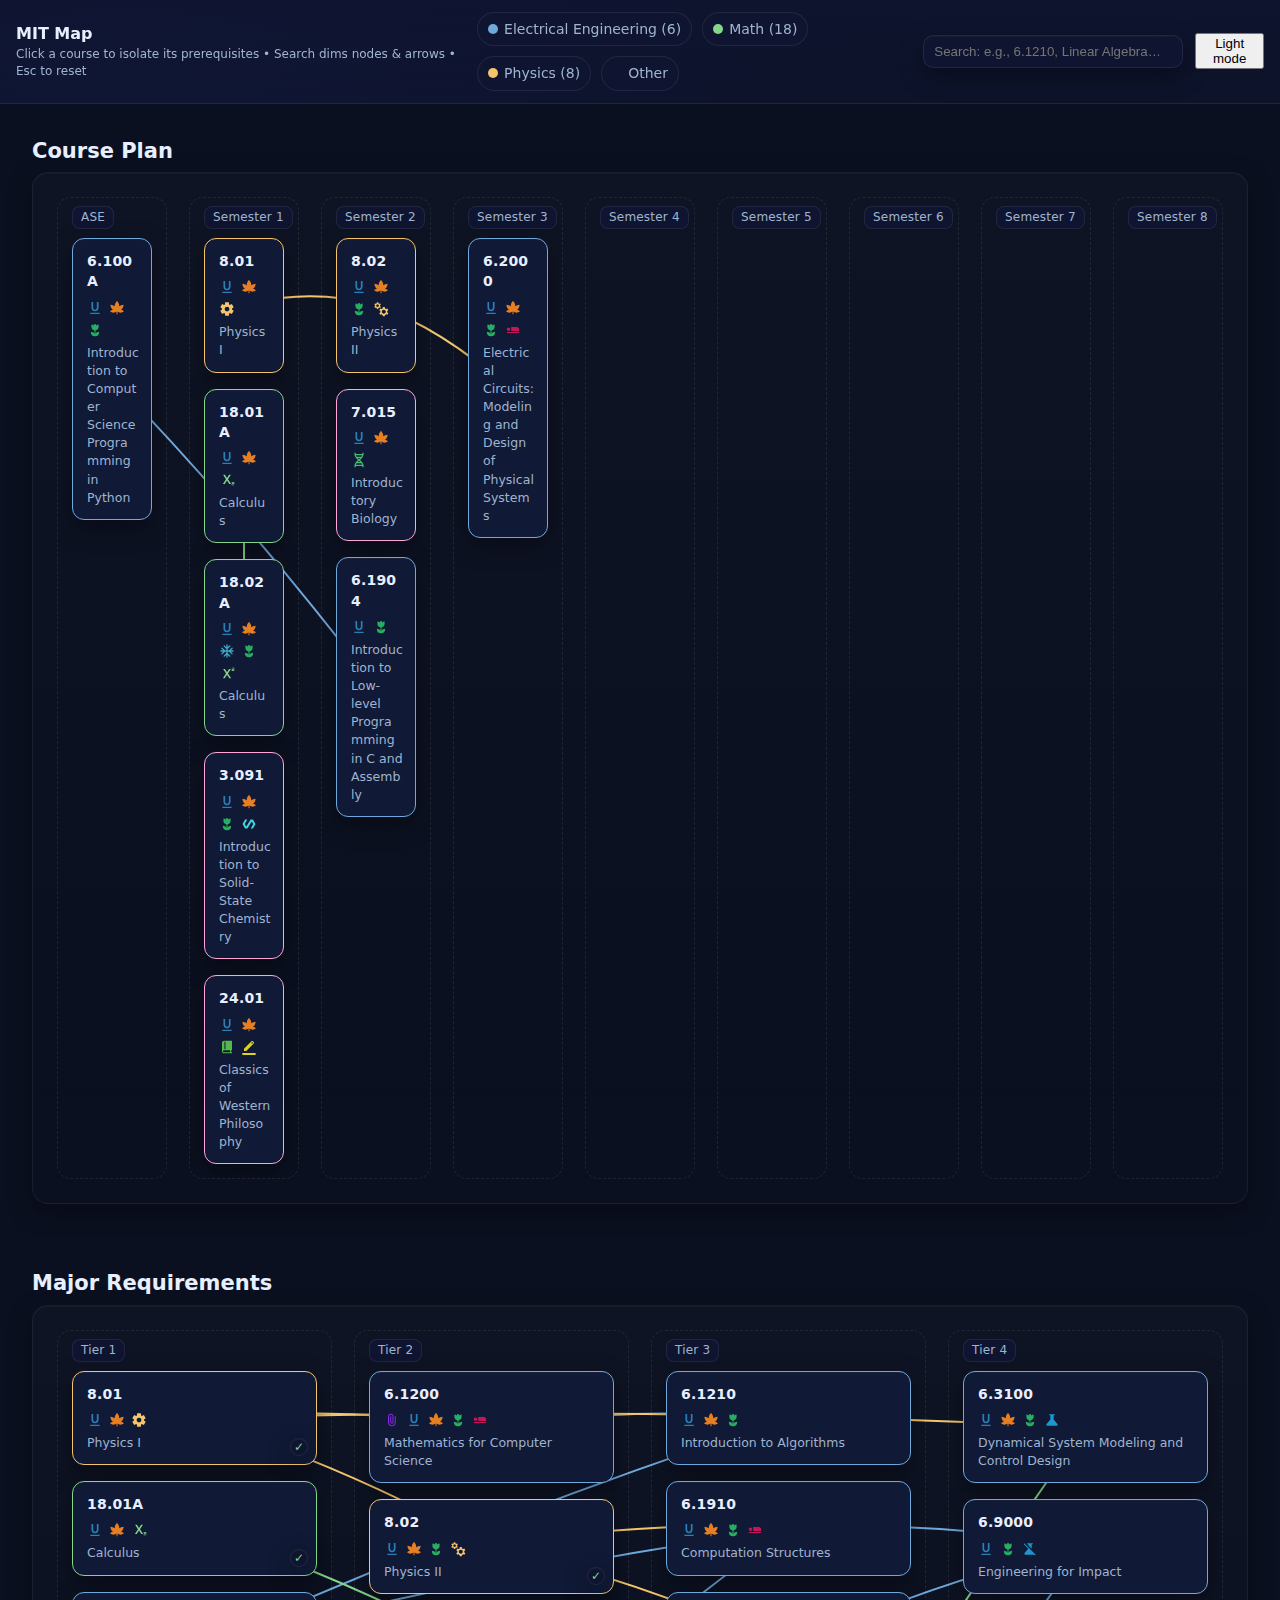
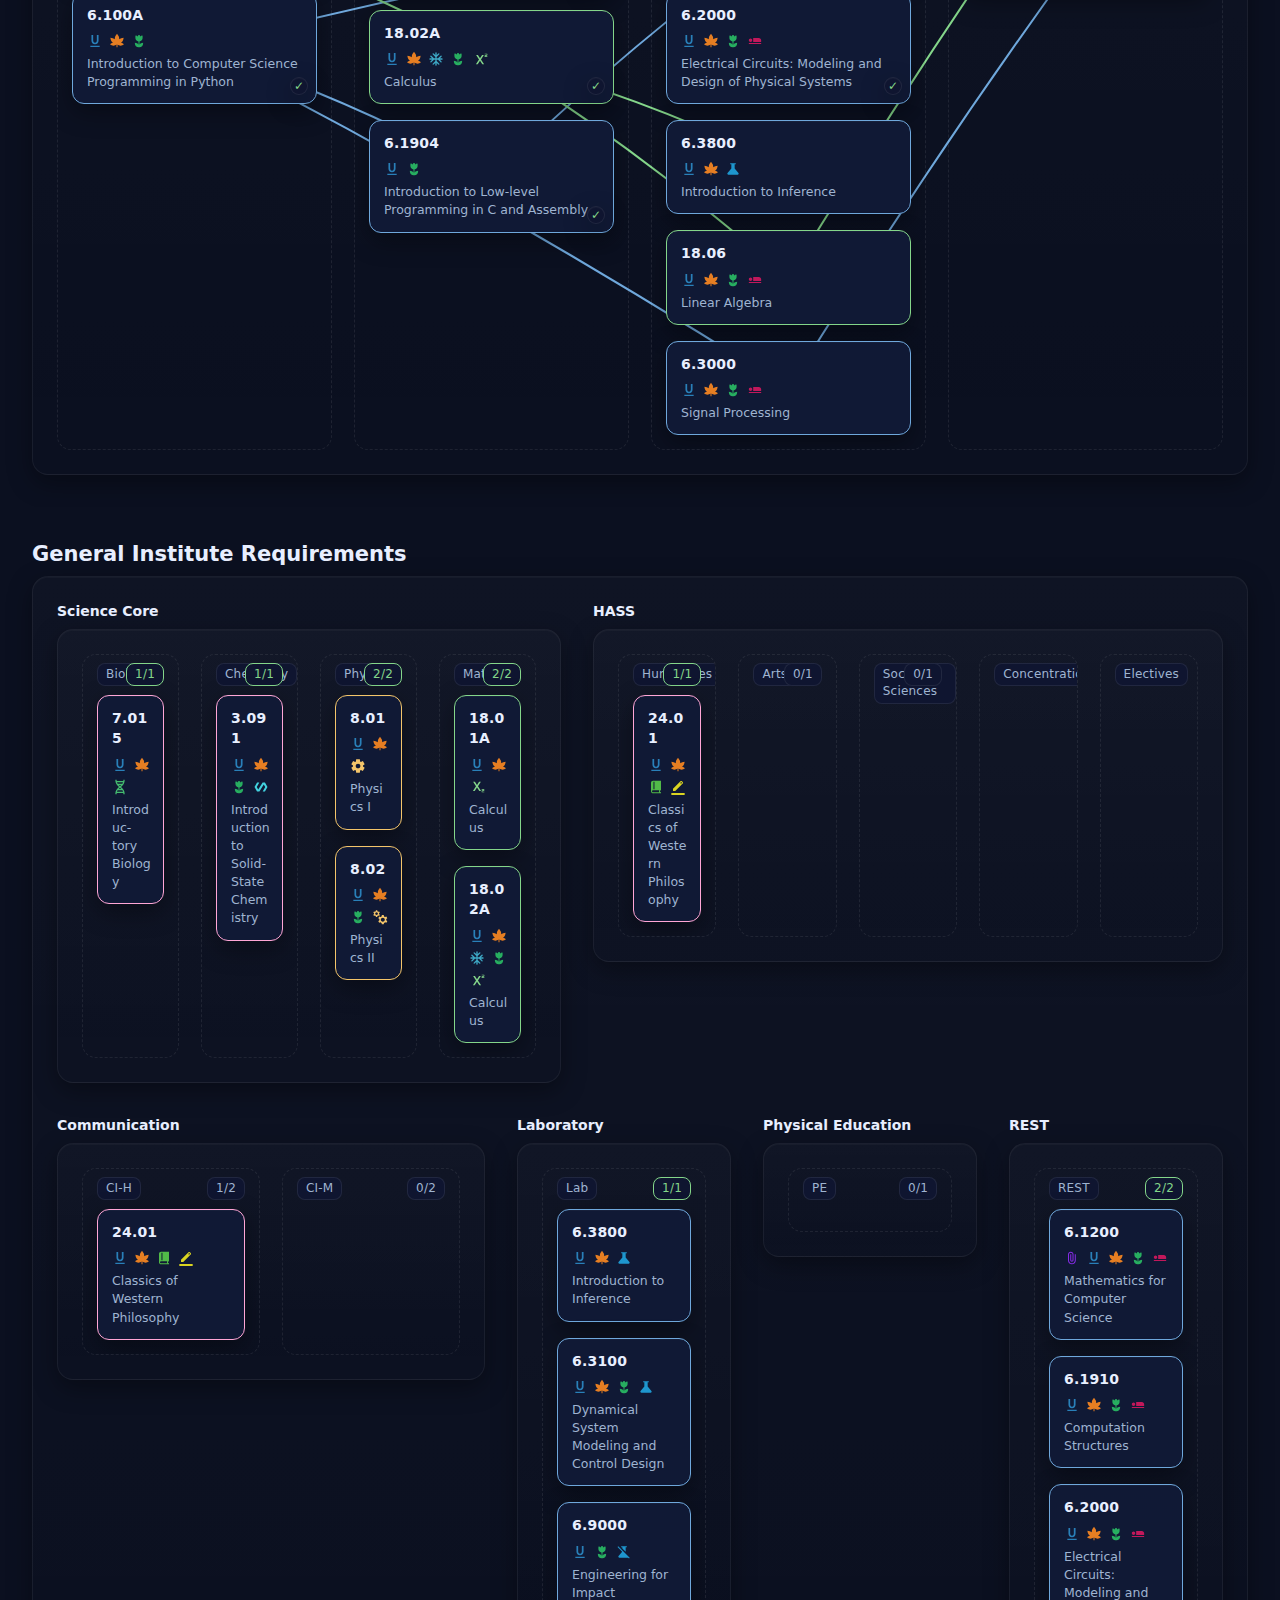
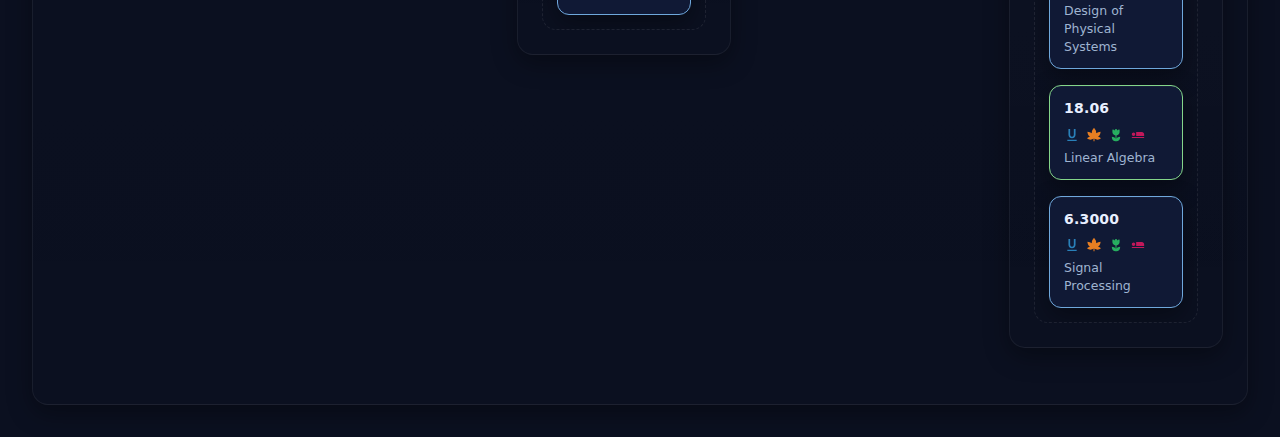
<file: index.html>
<!DOCTYPE html>
<html lang="en">
    <head>
        <meta charset="utf-8" />
        <meta name="viewport" content="width=device-width, initial-scale=1" />
        <link rel="icon" type="image/svg+xml" href="icon.svg" />
        <title>MIT Map</title>
        <link rel="stylesheet" href="styles.css" />
    </head>
    <body>
        <header>
            <div>
                <h1>MIT Map</h1>
                <div class="meta">
                    Click a course to isolate its prerequisites • Search dims
                    nodes & arrows • Esc to reset
                </div>
            </div>
            <div class="controls">
                <div class="legend">
                    <span class="tag"
                        ><span class="dot ee"></span>Electrical Engineering
                        (6)</span
                    >
                    <span class="tag"
                        ><span class="dot math"></span>Math (18)</span
                    >
                    <span class="tag"
                        ><span class="dot phys"></span>Physics (8)</span
                    >
                    <span class="tag"
                        ><span class="dot impact"></span>Other</span
                    >
                </div>
                <input
                    id="search"
                    type="search"
                    placeholder="Search: e.g., 6.1210, Linear Algebra…"
                />
                <button id="themeToggle" class="btn" type="button">
                    Light mode
                </button>
            </div>
        </header>

        <div class="stage-wrap">
            <div class="stage section plan" id="plan-stage">
                <h2>Course Plan</h2>
                <div class="board plan-board" id="plan-board">
                    <svg
                        class="edges"
                        id="plan-edges"
                        xmlns="http://www.w3.org/2000/svg"
                    ></svg>
                    <div class="grid" id="plan-grid"></div>
                </div>
            </div>
            <div class="stage section mr" id="stage">
                <h2>Major Requirements</h2>
                <div class="board mr-board" id="board">
                    <svg
                        class="edges"
                        id="edges"
                        xmlns="http://www.w3.org/2000/svg"
                    ></svg>
                    <div class="grid" id="grid"></div>

                    <!-- Info panel -->
                    <aside
                        class="info"
                        id="info"
                        role="dialog"
                        aria-modal="false"
                        aria-live="polite"
                        aria-label="Course details"
                    >
                        <div class="row">
                            <div class="title-area">
                                <div
                                    class="swatch"
                                    id="infoSwatch"
                                    aria-hidden="true"
                                ></div>
                                <div class="title-section">
                                    <h2 id="infoTitle">Select a class</h2>
                                    <div class="code" id="infoCode"></div>
                                </div>
                                <button
                                    class="close"
                                    id="infoClose"
                                    aria-label="Close"
                                >
                                    ✕
                                </button>
                            </div>
                        </div>
                        <section>
                            <h3>Description</h3>
                            <p id="infoDesc">Click a node to see details.</p>
                        </section>
                        <section>
                            <h3>Tags</h3>
                            <div
                                id="infoTags"
                                class="tag-icons"
                                aria-live="polite"
                            ></div>
                        </section>
                        <section>
                            <h3>Why this class?</h3>
                            <p id="infoWhy">—</p>
                        </section>
                    </aside>
                </div>
            </div>
        </div>

        <section class="stage section gir">
            <h2>General Institute Requirements</h2>
            <div class="board gir-container">
                <div class="gir-row section-row">
                    <div class="gir-block section-block">
                        <h3>Science Core</h3>
                        <div class="board gir-board">
                            <div class="grid" id="gir-science"></div>
                        </div>
                    </div>
                    <div class="gir-block section-block">
                        <h3>HASS</h3>
                        <div class="board gir-board">
                            <div class="grid" id="gir-hass"></div>
                        </div>
                    </div>
                </div>
                <div class="gir-row section-row">
                    <div class="gir-block section-block">
                        <h3>Communication</h3>
                        <div class="board gir-board">
                            <div class="grid" id="gir-communication"></div>
                        </div>
                    </div>
                    <div class="gir-block section-block">
                        <h3>Laboratory</h3>
                        <div class="board gir-board">
                            <div class="grid" id="gir-lab"></div>
                        </div>
                    </div>
                    <div class="gir-block section-block">
                        <h3>Physical Education</h3>
                        <div class="board gir-board">
                            <div class="grid" id="gir-pe"></div>
                        </div>
                    </div>
                    <div class="gir-block section-block">
                        <h3>REST</h3>
                        <div class="board gir-board">
                            <div class="grid" id="gir-rest"></div>
                        </div>
                    </div>
                </div>
            </div>
        </section>
        <script src="script.js"></script>
    </body>
</html>
</file>
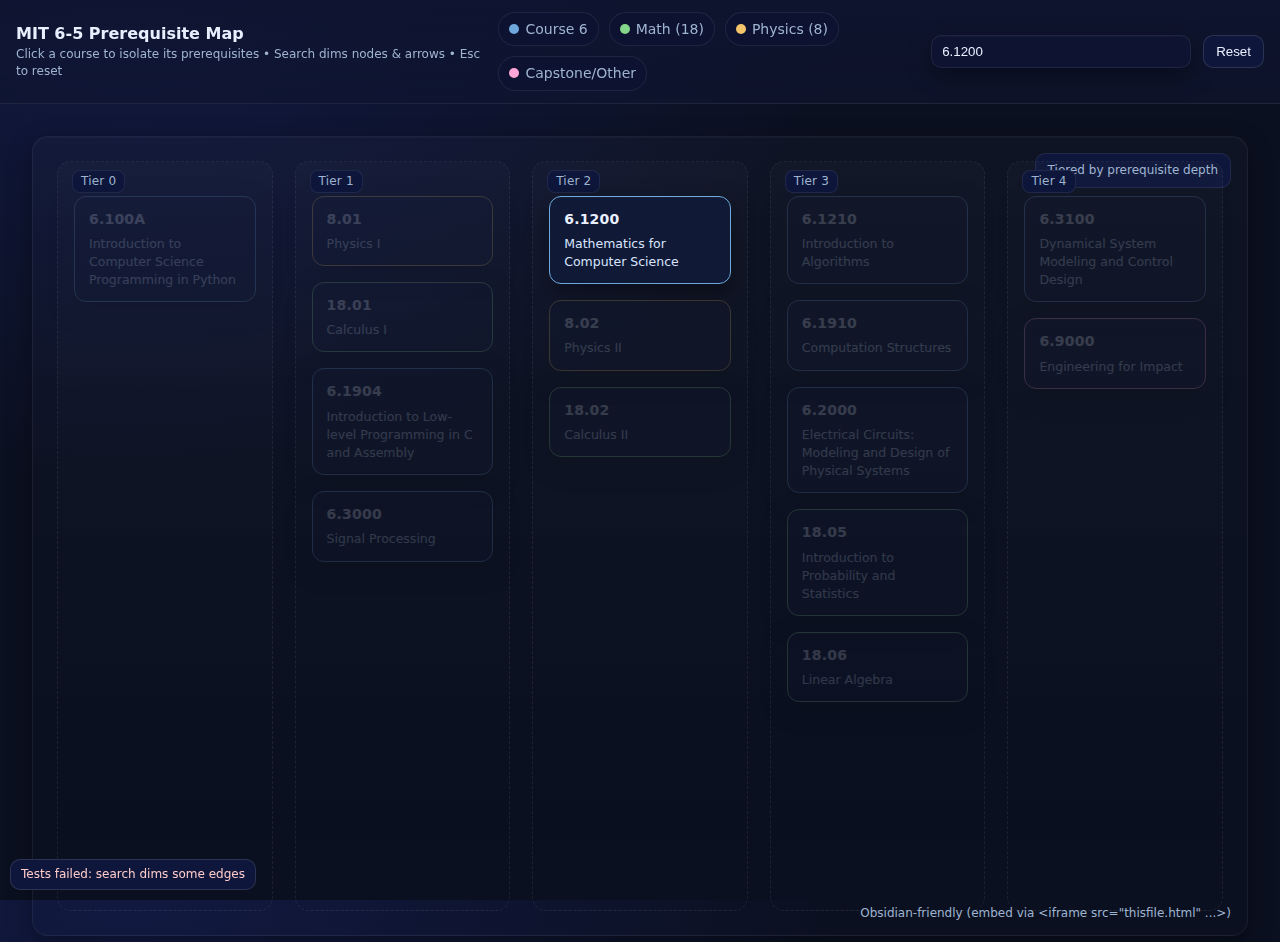
<file: 6-5-map.html>
<!DOCTYPE html>
<html lang="en">
  <head>
    <meta charset="utf-8" />
    <meta name="viewport" content="width=device-width, initial-scale=1" />
    <title>MIT 6-5 Prerequisite Map — Obsidian-ready</title>
    <style>
      :root {
        --bg: #0b1020;
        --panel: #0f1530;
        --card: #101935;
        --text: #e8efff;
        --muted: #9fb4d1;
        --ee: #6fa8dc;
        --math: #84d68a;
        --phys: #f4c56a;
        --impact: #ffa6d6;
        --edge: #7bb0ff;
        --shadow: 0 8px 24px rgba(0, 0, 0, 0.35),
          inset 0 1px 0 rgba(255, 255, 255, 0.03);
      }
      * {
        box-sizing: border-box;
      }
      html,
      body {
        height: 100%;
      }
      body {
        margin: 0;
        font: 14px/1.45 Inter, system-ui, -apple-system, Segoe UI, Roboto,
          Helvetica, Arial;
        color: var(--text);
        background: radial-gradient(
            1200px 800px at 10% 0%,
            #111941 0%,
            #0b1020 60%
          ),
          var(--bg);
        overflow: hidden;
      }
      header {
        position: sticky;
        top: 0;
        z-index: 5;
        background: linear-gradient(
          180deg,
          rgba(15, 21, 48, 0.9),
          rgba(15, 21, 48, 0.6)
        );
        backdrop-filter: blur(8px);
        border-bottom: 1px solid rgba(255, 255, 255, 0.07);
        display: flex;
        gap: 16px;
        align-items: center;
        padding: 12px 16px;
      }
      h1 {
        font-size: 16px;
        font-weight: 650;
        margin: 0;
      }
      .meta {
        color: var(--muted);
        font-size: 12px;
      }
      .controls {
        margin-left: auto;
        display: flex;
        gap: 12px;
        align-items: center;
      }
      input[type="search"] {
        background: #0d1330;
        border: 1px solid rgba(255, 255, 255, 0.08);
        color: var(--text);
        padding: 8px 10px;
        border-radius: 10px;
        min-width: 260px;
        outline: none;
        box-shadow: var(--shadow);
      }
      .btn {
        appearance: none;
        border: 1px solid rgba(255, 255, 255, 0.12);
        background: #0e173b;
        color: var(--text);
        padding: 8px 12px;
        border-radius: 10px;
        cursor: pointer;
      }
      .btn:hover {
        filter: brightness(1.08);
      }
      .legend {
        display: flex;
        gap: 10px;
        align-items: center;
        flex-wrap: wrap;
      }
      .tag {
        display: inline-flex;
        align-items: center;
        gap: 6px;
        padding: 6px 10px;
        border-radius: 999px;
        background: #0c1230;
        border: 1px solid rgba(255, 255, 255, 0.08);
        color: var(--muted);
      }
      .dot {
        width: 10px;
        height: 10px;
        border-radius: 50%;
      }
      .dot.ee {
        background: var(--ee);
      }
      .dot.math {
        background: var(--math);
      }
      .dot.phys {
        background: var(--phys);
      }
      .dot.impact {
        background: var(--impact);
      }

      .stage-wrap {
        position: relative;
        height: calc(100% - 62px);
      }
      .stage {
        position: absolute;
        inset: 0;
        overflow: auto;
        padding: 32px;
        cursor: default;
      }
      .board {
        position: relative;
        min-width: 1200px;
        min-height: 800px;
        border-radius: 16px;
        background: linear-gradient(
          180deg,
          rgba(255, 255, 255, 0.02),
          rgba(255, 255, 255, 0)
        );
        border: 1px solid rgba(255, 255, 255, 0.06);
        box-shadow: var(--shadow);
      }
      .grid {
        position: absolute;
        inset: 0;
        display: grid;
        grid-template-columns: repeat(5, 1fr);
        gap: 22px;
        padding: 24px;
      }
      .tier {
        position: relative;
        display: flex;
        flex-direction: column;
        gap: 16px;
        padding: 34px 16px 16px;
        background: linear-gradient(
          180deg,
          rgba(255, 255, 255, 0.02),
          rgba(255, 255, 255, 0)
        );
        border: 1px dashed rgba(255, 255, 255, 0.07);
        border-radius: 14px;
      }
      .tier::before {
        content: attr(data-title);
        position: absolute;
        top: 8px;
        left: 14px;
        color: var(--muted);
        font-size: 12px;
        letter-spacing: 0.2px;
        background: #0e173b;
        padding: 2px 8px;
        border-radius: 8px;
        border: 1px solid rgba(255, 255, 255, 0.08);
      }

      svg.edges {
        position: absolute;
        inset: 0;
        pointer-events: none;
        z-index: 0;
      }
      .node {
        position: relative;
        z-index: 1;
        padding: 12px 12px 12px 14px;
        border-radius: 12px;
        background: var(--card);
        border: 1px solid rgba(255, 255, 255, 0.06);
        box-shadow: var(--shadow);
        transform-origin: center;
        transition: transform 0.15s ease, border-color 0.2s ease,
          box-shadow 0.2s ease, background 0.2s ease, opacity 0.2s ease;
        cursor: pointer;
      }
      .node:hover {
        transform: translateY(-2px);
        box-shadow: 0 10px 28px rgba(0, 0, 0, 0.45);
      }
      .node .code {
        font-weight: 650;
        letter-spacing: 0.2px;
        display: block;
        margin-bottom: 6px;
      }
      .node .label {
        font-size: 12.5px;
        color: #d9e5ff;
      }
      .node.ee {
        border-color: var(--ee);
      }
      .node.math {
        border-color: var(--math);
      }
      .node.phys {
        border-color: var(--phys);
      }
      .node.impact {
        border-color: var(--impact);
      }
      .node:focus {
        outline: 2px solid #ffffff55;
        outline-offset: 2px;
      }

      /* Dimming for isolation/search */
      .node.dimmed {
        opacity: 0.18 !important;
      }
      svg.edges path.dimmed {
        opacity: 0;
      }

      .pill {
        position: absolute;
        top: 16px;
        right: 16px;
        background: #0e173b;
        color: var(--muted);
        padding: 8px 12px;
        border-radius: 10px;
        font-size: 12px;
        border: 1px solid rgba(255, 255, 255, 0.08);
      }
      .footer {
        position: absolute;
        bottom: 12px;
        right: 16px;
        color: var(--muted);
        font-size: 12px;
      }

      .test-badge {
        position: fixed;
        bottom: 10px;
        left: 10px;
        background: #0e173b;
        border: 1px solid rgba(255, 255, 255, 0.12);
        color: var(--muted);
        padding: 6px 10px;
        border-radius: 10px;
        font-size: 12px;
        z-index: 99;
      }

      @media (max-width: 1200px) {
        .board {
          min-width: 1000px;
        }
      }
    </style>
  </head>
  <body>
    <!-- Obsidian usage: save as MIT-6-5-map.html and embed with
       <iframe src="MIT-6-5-map.html" style="width:100%;height:720px;border:0;"></iframe> -->
    <header>
      <div>
        <h1>MIT 6-5 Prerequisite Map</h1>
        <div class="meta">
          Click a course to isolate its prerequisites • Search dims nodes &
          arrows • Esc to reset
        </div>
      </div>
      <div class="controls">
        <div class="legend">
          <span class="tag"><span class="dot ee"></span>Course 6</span>
          <span class="tag"><span class="dot math"></span>Math (18)</span>
          <span class="tag"><span class="dot phys"></span>Physics (8)</span>
          <span class="tag"
            ><span class="dot impact"></span>Capstone/Other</span
          >
        </div>
        <input
          id="search"
          type="search"
          placeholder="Search: e.g., 6.1210, Linear Algebra…"
        />
        <button class="btn" id="reset">Reset</button>
      </div>
    </header>

    <div class="stage-wrap">
      <div class="stage" id="stage">
        <div class="board" id="board">
          <div class="pill">Tiered by prerequisite depth</div>
          <svg
            class="edges"
            id="edges"
            xmlns="http://www.w3.org/2000/svg"
          ></svg>
          <div class="grid" id="grid"></div>
          <div class="footer">
            Obsidian-friendly (embed via &lt;iframe src="thisfile.html" ...&gt;)
          </div>
        </div>
      </div>
    </div>

    <div class="test-badge" id="testBadge">Running tests…</div>

    <script>
      (function () {
        // --- Data ------------------------------------------------------------
        const nodes = {
          A6_100A: {
            code: "6.100A",
            label: "Introduction to Computer Science Programming in Python",
            area: "ee",
          },
          A8_01: { code: "8.01", label: "Physics I", area: "phys" },
          A18_01: { code: "18.01", label: "Calculus I", area: "math" },
          A6_1904: {
            code: "6.1904",
            label: "Introduction to Low-level Programming in C and Assembly",
            area: "ee",
          },
          A6_3000: { code: "6.3000", label: "Signal Processing", area: "ee" },
          A6_1200: {
            code: "6.1200",
            label: "Mathematics for Computer Science",
            area: "ee",
          },
          A8_02: { code: "8.02", label: "Physics II", area: "phys" },
          A18_02: { code: "18.02", label: "Calculus II", area: "math" },
          A6_1210: {
            code: "6.1210",
            label: "Introduction to Algorithms",
            area: "ee",
          },
          A6_1910: {
            code: "6.1910",
            label: "Computation Structures",
            area: "ee",
          },
          A6_2000: {
            code: "6.2000",
            label:
              "Electrical Circuits: Modeling and Design of Physical Systems",
            area: "ee",
          },
          A18_05: {
            code: "18.05",
            label: "Introduction to Probability and Statistics",
            area: "math",
          },
          A18_06: { code: "18.06", label: "Linear Algebra", area: "math" },
          A6_3100: {
            code: "6.3100",
            label: "Dynamical System Modeling and Control Design",
            area: "ee",
          },
          A6_9000: {
            code: "6.9000",
            label: "Engineering for Impact",
            area: "impact",
          },
        };

        const tiers = [
          ["A6_100A"],
          ["A8_01", "A18_01", "A6_1904", "A6_3000"],
          ["A6_1200", "A8_02", "A18_02"],
          ["A6_1210", "A6_1910", "A6_2000", "A18_05", "A18_06"],
          ["A6_3100", "A6_9000"],
        ];

        const edges = [
          ["A8_01", "A6_1200"],
          ["A6_100A", "A6_1210"],
          ["A6_1200", "A6_1210"],
          ["A6_100A", "A6_1904"],
          ["A8_02", "A6_1910"],
          ["A6_100A", "A6_1910"],
          ["A6_1904", "A6_1910"],
          ["A8_02", "A6_2000"],
          ["A8_01", "A6_3100"],
          ["A18_06", "A6_3100"],
          ["A8_01", "A8_02"],
          ["A18_01", "A18_02"],
          ["A18_02", "A18_05"],
          ["A18_02", "A18_06"],
          ["A6_1910", "A6_9000"],
          ["A6_2000", "A6_9000"],
          ["A6_3000", "A6_9000"],
          ["A6_100A", "A6_3000"],
        ];

        // --- Elements -------------------------------------------------------
        const grid = document.getElementById("grid");
        const svg = document.getElementById("edges");
        const searchInput = document.getElementById("search");
        const resetBtn = document.getElementById("reset");
        const stage = document.getElementById("stage");
        const testBadge = document.getElementById("testBadge");

        // --- State ----------------------------------------------------------
        const positions = {}; // id -> {cx,cy}
        let isolatedSet = null; // Set<string>|null
        let currentSearch = "";
        const nodeMatches = {}; // id -> boolean

        // Build quick parent map (to -> [from...])
        const parents = new Map();
        edges.forEach(([from, to]) => {
          if (!parents.has(to)) parents.set(to, []);
          parents.get(to).push(from);
        });

        function areaClass(area) {
          return area === "math"
            ? "math"
            : area === "phys"
            ? "phys"
            : area === "impact"
            ? "impact"
            : "ee";
        }
        function cssVar(name) {
          return getComputedStyle(document.documentElement)
            .getPropertyValue(name)
            .trim();
        }
        function strokeFor(area) {
          return area === "math"
            ? cssVar("--math")
            : area === "phys"
            ? cssVar("--phys")
            : area === "impact"
            ? cssVar("--impact")
            : cssVar("--ee");
        }

        function makeNodeEl(id) {
          const d = nodes[id];
          const el = document.createElement("div");
          el.className = `node ${areaClass(d.area)}`;
          el.id = id;
          el.tabIndex = 0;
          el.setAttribute("role", "button");
          el.innerHTML = `<span class="code">${d.code}</span><div class="label">${d.label}</div>`;
          el.addEventListener("click", (e) => {
            e.stopPropagation();
            toggleIsolation(id);
          });
          el.addEventListener("keydown", (e) => {
            if (e.key === "Enter" || e.key === " ") {
              e.preventDefault();
              toggleIsolation(id);
            }
          });
          return el;
        }

        function layout() {
          grid.innerHTML = "";
          tiers.forEach((col, i) => {
            const tier = document.createElement("div");
            tier.className = "tier";
            tier.dataset.title = `Tier ${i}`;
            grid.appendChild(tier);
            col.forEach((id) => tier.appendChild(makeNodeEl(id)));
          });
          requestAnimationFrame(positionAll);
        }

        function positionAll() {
          const gridRect = grid.getBoundingClientRect();
          svg.setAttribute(
            "viewBox",
            `0 0 ${gridRect.width} ${gridRect.height}`
          );
          svg.setAttribute("width", gridRect.width);
          svg.setAttribute("height", gridRect.height);
          const base = grid.getBoundingClientRect();
          document.querySelectorAll(".node").forEach((el) => {
            const b = el.getBoundingClientRect();
            positions[el.id] = {
              cx: b.left - base.left + b.width / 2,
              cy: b.top - base.top + b.height / 2,
            };
          });
          drawEdges();
        }

        function shouldDimEdge(from, to) {
          if (currentSearch) {
            // Hide all edges when searching unless both nodes match
            return !(nodeMatches[from] && nodeMatches[to]);
          }
          const inIso =
            !isolatedSet || (isolatedSet.has(from) && isolatedSet.has(to));
          const searchOk =
            !currentSearch || nodeMatches[from] || nodeMatches[to];
          return !(inIso && searchOk); // dim if either filter excludes it
        }

        function drawEdges() {
          svg.innerHTML = "";
          const defs = document.createElementNS(
            "http://www.w3.org/2000/svg",
            "defs"
          );
          for (const a of ["ee", "math", "phys", "impact"]) {
            const m = document.createElementNS(
              "http://www.w3.org/2000/svg",
              "marker"
            );
            m.setAttribute("id", `arrow-${a}`);
            m.setAttribute("viewBox", "0 0 10 10");
            m.setAttribute("refX", "9");
            m.setAttribute("refY", "5");
            m.setAttribute("markerWidth", "6");
            m.setAttribute("markerHeight", "6");
            m.setAttribute("orient", "auto-start-reverse");
            // Use polygon (not path) so test counts only edge paths
            const poly = document.createElementNS(
              "http://www.w3.org/2000/svg",
              "polygon"
            );
            poly.setAttribute("points", "0,0 10,5 0,10");
            poly.setAttribute(
              "fill",
              a === "math"
                ? cssVar("--math")
                : a === "phys"
                ? cssVar("--phys")
                : a === "impact"
                ? cssVar("--impact")
                : cssVar("--ee")
            );
            m.appendChild(poly);
            defs.appendChild(m);
          }
          svg.appendChild(defs);

          edges.forEach(([from, to]) => {
            const a = positions[from],
              b = positions[to];
            if (!a || !b) return;
            const dx = b.cx - a.cx,
              dy = b.cy - a.cy,
              cx = a.cx + dx * 0.5,
              cy = a.cy + dy * 0.5 - 18;
            const path = document.createElementNS(
              "http://www.w3.org/2000/svg",
              "path"
            );
            path.setAttribute(
              "d",
              `M ${a.cx} ${a.cy} Q ${cx} ${cy} ${b.cx} ${b.cy}`
            );
            const cls = areaClass(nodes[from].area);
            path.setAttribute("fill", "none");
            path.setAttribute("stroke", strokeFor(nodes[from].area));
            path.setAttribute("stroke-width", "2");
            path.setAttribute("marker-end", `url(#arrow-${cls})`);
            if (shouldDimEdge(from, to)) path.classList.add("dimmed");
            svg.appendChild(path);
          });
        }

        function getAncestors(start) {
          const seen = new Set([start]);
          const stack = [start];
          while (stack.length) {
            const cur = stack.pop();
            const ps = parents.get(cur) || [];
            for (const p of ps) {
              if (!seen.has(p)) {
                seen.add(p);
                stack.push(p);
              }
            }
          }
          return seen;
        }

        function applyVisibility() {
          currentSearch = (searchInput?.value || "").trim().toLowerCase();
          // compute matches
          Object.keys(nodes).forEach((id) => {
            const d = nodes[id];
            nodeMatches[id] =
              !currentSearch ||
              `${d.code} ${d.label}`.toLowerCase().includes(currentSearch);
          });
          // dim nodes
          document.querySelectorAll(".node").forEach((el) => {
            const id = el.id;
            const dimByIso = !!isolatedSet && !isolatedSet.has(id);
            const dimBySearch = !!currentSearch && !nodeMatches[id];
            el.classList.toggle("dimmed", dimByIso || dimBySearch);
          });
          drawEdges();
        }

        function toggleIsolation(id) {
          const next = getAncestors(id);
          const same =
            isolatedSet &&
            next.size === isolatedSet.size &&
            [...next].every((x) => isolatedSet.has(x));
          isolatedSet = same ? null : next;
          applyVisibility();
        }

        function clearAll() {
          isolatedSet = null;
          if (searchInput) searchInput.value = "";
          applyVisibility();
        }

        // --- Init -----------------------------------------------------------
        layout();
        new ResizeObserver(() => positionAll()).observe(grid);
        window.addEventListener("resize", positionAll);

        if (searchInput) searchInput.addEventListener("input", applyVisibility);
        if (resetBtn) resetBtn.addEventListener("click", clearAll);
        window.addEventListener("keydown", (e) => {
          if (e.key === "Escape") clearAll();
        });

        // Panning, but NOT when clicking on interactive controls
        let isPanning = false,
          sx = 0,
          sy = 0,
          sl = 0,
          st = 0;
        stage.addEventListener("pointerdown", (e) => {
          if (e.button !== 0 && e.button !== 1) return;
          if (e.target.closest(".node, input, button")) return; // don't start panning when interacting
          isPanning = true;
          sx = e.clientX;
          sy = e.clientY;
          sl = stage.scrollLeft;
          st = stage.scrollTop;
          stage.style.cursor = "grabbing";
          stage.setPointerCapture(e.pointerId);
        });
        stage.addEventListener("pointermove", (e) => {
          if (!isPanning) return;
          stage.scrollLeft = sl - (e.clientX - sx);
          stage.scrollTop = st - (e.clientY - sy);
        });
        stage.addEventListener("pointerup", () => {
          isPanning = false;
          stage.style.cursor = "default";
        });

        // --- Tests (smoke) --------------------------------------------------
        function assert(cond, msg) {
          if (!cond) throw new Error(msg);
        }
        function runTests() {
          try {
            assert(!!searchInput, "#search exists");
            assert(!!grid && !!svg, "#grid and #edges exist");
            // nodes render
            const countNodes = Object.keys(nodes).length;
            const rendered = document.querySelectorAll(".node").length;
            assert(
              rendered === countNodes,
              `rendered ${rendered} nodes (expected ${countNodes})`
            );
            // edges draw (count only <path> edges; markers are <polygon>)
            positionAll();
            const pathCount = svg.querySelectorAll("path").length;
            assert(
              pathCount === edges.length,
              `rendered ${pathCount} edges (expected ${edges.length})`
            );
            // search dims arrows not remove
            searchInput.value = "6.1200";
            applyVisibility();
            const dimCount = svg.querySelectorAll("path.dimmed").length;
            assert(
              dimCount > 0 && dimCount < edges.length,
              "search dims some edges"
            );
            // extra tests: ensure markers exist and are polygons, not paths
            const markerCount = svg.querySelectorAll("defs marker").length;
            const markerPolys = svg.querySelectorAll("defs polygon").length;
            const markerPaths = svg.querySelectorAll("defs path").length;
            assert(
              markerCount === 4,
              `expected 4 markers, found ${markerCount}`
            );
            assert(
              markerPolys === 4,
              `expected 4 polygon arrowheads, found ${markerPolys}`
            );
            assert(
              markerPaths === 0,
              "marker should not contain path elements"
            );
            // clear
            clearAll();
            testBadge.textContent = "Tests passed";
            testBadge.style.color = "#a7f3d0";
          } catch (e) {
            testBadge.textContent = "Tests failed: " + e.message;
            testBadge.style.color = "#fecaca";
            console.error(e);
          }
        }
        // Run after first paint
        setTimeout(runTests, 50);
      })();
    </script>
  </body>
</html>
</file>
<file: styles.css>
:root {
    --bg: #0b1020;
    --panel: #0f1530;
    --card: #101935;
    --text: #e8efff;
    --muted: #9fb4d1;
    --ee: #6fa8dc;
    --math: #84d68a;
    --phys: #f4c56a;
    --chem: #42d2df;
    --other: #ffa6d6;
    --edge: #7bb0ff;
    --shadow: 0 8px 24px rgba(0, 0, 0, 0.35),
        inset 0 1px 0 rgba(255, 255, 255, 0.03);
    --body-bg: radial-gradient(1200px 800px at 10% 0%, #111941 0%, #0b1020 60%),
        var(--bg);
    --header-bg: linear-gradient(
        180deg,
        rgba(15, 21, 48, 0.9),
        rgba(15, 21, 48, 0.6)
    );
    --border: rgba(255, 255, 255, 0.08);
    --border-subtle: rgba(255, 255, 255, 0.06);
    --border-strong: rgba(255, 255, 255, 0.5);
    --focus-outline: #ffffff55;
}

:root.light {
    --bg: #f8fafc;
    --panel: #ffffff;
    --card: #ffffff;
    --text: #1e293b;
    --muted: #64748b;
    --ee: #6fa8dc;
    --math: #84d68a;
    --phys: #f4c56a;
    --chem: #42d2df;
    --other: #ffa6d6;
    --edge: #2563eb;
    --shadow: 0 8px 24px rgba(0, 0, 0, 0.1),
        inset 0 1px 0 rgba(255, 255, 255, 0.6);
    --body-bg: radial-gradient(1200px 800px at 10% 0%, #ffffff 0%, #f8fafc 60%),
        var(--bg);
    --header-bg: linear-gradient(
        180deg,
        rgba(255, 255, 255, 0.9),
        rgba(255, 255, 255, 0.6)
    );
    --border: rgba(0, 0, 0, 0.1);
    --border-subtle: rgba(0, 0, 0, 0.06);
    --border-strong: rgba(0, 0, 0, 0.5);
    --focus-outline: #00000055;
}

:root {
    /* Tag color variables */
    --tag-fall: #e67e22;
    --tag-spring: #27ae60;
    /* --tag-iap defined below for consistency */
    --tag-summer: #d35400;
    --tag-undergrad: #2980b9;
    --tag-grad: #8e44ad;
    --tag-rest-elec-in-sci--tech: #c2185b;
    --tag-ci-h: #2c3e50;
    --tag-ci-hw: #34495e;
    --tag-ci-m: #c0392b;
    --tag-hass-h: #9b59b6;
    --tag-hass-a: #8e44ad;
    --tag-hass-s: #6c5ce7;
    --tag-institute-lab: #1e96ce;
    --tag-partial-lab: #1e96ce;
    --tag-not-regularly: #7f8c8d;
    --tag-joint: #872be9;
    --tag-hass-humanities: #51ba48;
    --tag-communication-intensive-hass: #dad421;
    --tag-biology: #44bb6f;
    --tag-iap: #3da7c4;
    --tag-calculus-i: var(--math);
    --tag-calculus-ii: var(--math);
    --tag-physics-i: var(--phys);
    --tag-physics-ii: var(--phys);
    --tag-chemistry: var(--chem);
}

* {
    box-sizing: border-box;
}
html,
body {
    height: 100%;
}
body {
    margin: 0;
    font: 14px/1.45 Inter, system-ui, -apple-system, Segoe UI, Roboto, Helvetica,
        Arial;
    color: var(--text);
    background: var(--body-bg);
    overflow-x: hidden;
    overflow-y: auto;
}
header {
    position: sticky;
    top: 0;
    z-index: 5;
    background: var(--header-bg);
    backdrop-filter: blur(8px);
    border-bottom: 1px solid var(--border);
    display: flex;
    gap: 16px;
    align-items: center;
    padding: 12px 16px;
}
h1 {
    font-size: 16px;
    font-weight: 650;
    margin: 0;
}
.meta {
    color: var(--muted);
    font-size: 12px;
}
.controls {
    margin-left: auto;
    display: flex;
    gap: 12px;
    align-items: center;
}
input[type="search"] {
    background: var(--panel);
    border: 1px solid var(--border);
    color: var(--text);
    padding: 8px 10px;
    border-radius: 10px;
    min-width: 260px;
    outline: none;
    box-shadow: var(--shadow);
}
.theme-switch {
    position: relative;
    display: inline-block;
    width: 44px;
    height: 24px;
}
.theme-switch input {
    opacity: 0;
    width: 0;
    height: 0;
}
.theme-switch .slider {
    position: absolute;
    top: 0;
    left: 0;
    right: 0;
    bottom: 0;
    background: var(--panel);
    border: 1px solid var(--border);
    border-radius: 999px;
    cursor: pointer;
    transition: background 0.2s;
}
.theme-switch .slider:before {
    content: "";
    position: absolute;
    height: 18px;
    width: 18px;
    left: 2px;
    top: 2px;
    background: var(--text);
    border-radius: 50%;
    transition: transform 0.2s;
}
.theme-switch input:checked + .slider:before {
    transform: translateX(20px);
}
.legend {
    display: flex;
    gap: 10px;
    align-items: center;
    flex-wrap: wrap;
}
.tag {
    display: inline-flex;
    align-items: center;
    gap: 6px;
    padding: 6px 10px;
    border-radius: 999px;
    background: var(--panel);
    border: 1px solid var(--border);
    color: var(--muted);
}
.dot {
    display: inline-block;
    width: 10px;
    height: 10px;
    border-radius: 50%;
}
.dot.ee {
    background: var(--ee);
}
.dot.math {
    background: var(--math);
}
.dot.phys {
    background: var(--phys);
}
.dot.chem {
    background: var(--chem);
}
.dot.other {
    background: var(--other);
}

.stage-wrap {
    position: relative;
    height: auto;
}
.stage {
    position: relative;
    overflow: auto;
    padding: 32px;
    cursor: default;
}
.stage > h2,
.gir-block > h3 {
    margin: 0 0 6px;
}
.board {
    position: relative;
    width: 100%;
    height: auto;
    border-radius: 16px;
    background: linear-gradient(
        180deg,
        rgba(255, 255, 255, 0.02),
        rgba(255, 255, 255, 0)
    );
    border: 1px solid var(--border-subtle);
    box-shadow: var(--shadow);
    overflow: hidden;
}

.gir-container {
    padding: 24px;
}

.section {
    padding: 32px;
    background: var(--bg);
}

.section-row,
.gir-row {
    display: flex;
    gap: 32px;
    margin-bottom: 32px;
}

.section-block,
.gir-block {
    flex: 1 1 300px;
    min-width: 0;
}

/* GIR rows scroll horizontally and blocks size to content */
.gir-row {
    overflow-x: visible;
}
.gir-row .gir-block {
    flex: 1 1 0;
    min-width: 0;
}
.gir-row .gir-board {
    display: block;
    width: 100%;
    overflow-x: visible;
}

.gir-board {
    overflow-x: visible;
}
.grid {
    display: grid;
    grid-template-columns: repeat(var(--tier-count, 5), 1fr);
    gap: 22px;
    padding: 24px;
    width: 100%;
    align-items: stretch;
}
.tier {
    flex: 1 1 0;
    position: relative;
    display: flex;
    flex-direction: column;
    gap: 16px;
    padding: 40px 14px 14px;
    background: transparent !important;
    border: 1px dashed var(--border);
    border-radius: 14px;
    min-height: 64px;
    width: 100%;
    box-sizing: border-box;
    min-width: 0;
    overflow: hidden;
    justify-self: stretch;
}
.tier::before {
    content: attr(data-title);
    position: absolute;
    top: 8px;
    left: 14px;
    color: var(--muted);
    font-size: 12px;
    letter-spacing: 0.2px;
    background: var(--panel);
    padding: 2px 8px;
    border-radius: 8px;
    border: 1px solid var(--border);
}

.tier-title {
    position: absolute;
    top: 8px;
    left: 14px;
    color: var(--muted);
    font-size: 12px;
    letter-spacing: 0.2px;
    background: var(--panel);
    padding: 2px 8px;
    border-radius: 8px;
    border: 1px solid var(--border);
}

/* Small progress counter badge shown on GIR tiers */
.tier-counter {
    position: absolute;
    top: 8px;
    right: 14px;
    color: var(--muted);
    font-size: 12px;
    letter-spacing: 0.2px;
    background: var(--panel);
    padding: 2px 8px;
    border-radius: 8px;
    border: 1px solid var(--border);
}
.tier-counter.met {
    color: var(--math);
    border-color: var(--math);
}

.tier-title a {
    color: inherit;
    text-decoration: none;
    cursor: pointer;
    transition: color 0.2s ease;
}

.tier-title a:hover {
    color: var(--accent);
}

/* Hide the ::before pseudo-element when we have a manual tier title */
.tier:has(.tier-title)::before {
    display: none;
}

svg.edges {
    position: absolute;
    inset: 0;
    pointer-events: none;
    z-index: 0;
}
.edges path {
    transition: opacity 0.2s ease;
}
.edges path.instant-hide {
    transition: none !important;
    opacity: 0 !important;
}
.node {
    position: relative;
    z-index: 1;
    padding: 12px 12px 12px 14px;
    border-radius: 12px;
    background: var(--card);
    border: 1px solid var(--border-subtle);
    box-shadow: var(--shadow);
    transform-origin: center;
    transition: opacity 0.2s ease;
    cursor: pointer;
    /* Enable container queries so tags can reflow under title on small cards */
    container-type: inline-size;
}
.node:hover {
    transform: translateY(-2px);
    box-shadow: 0 10px 28px rgba(0, 0, 0, 0.45);
}
.node .code {
    font-weight: 650;
    letter-spacing: 0.2px;
    display: block;
    margin-bottom: 6px;
    overflow-wrap: anywhere;
    word-break: break-word;
    hyphens: auto;
}
.node .label {
    font-size: 12.5px;
    color: var(--muted);
    overflow-wrap: anywhere;
    word-break: break-word;
    hyphens: auto;
}
.node.ee {
    border-color: var(--ee);
}
.node.math {
    border-color: var(--math);
}
.node.phys {
    border-color: var(--phys);
}
.node.chem {
    border-color: var(--chem);
}
.node.other {
    border-color: var(--other);
}
.node.gir-node {
    border-color: var(--muted);
    background: var(--panel);
    opacity: 0.8;
}
.node.gir-node:hover {
    opacity: 1;
    transform: translateY(-2px);
    box-shadow: 0 10px 28px rgba(0, 0, 0, 0.45);
}
.node:focus {
    outline: 2px solid var(--focus-outline);
    outline-offset: 2px;
}

/* Dimming */
.node.dimmed {
    opacity: 0.18 !important;
}

/* Selected course highlighting */
.node.selected {
    box-shadow: 0 0 0 2px var(--focus-outline), var(--shadow);
}

/* Planned checkmark badge on MR nodes */
.node .planned-check {
    position: absolute;
    right: 8px;
    bottom: 8px;
    width: 18px;
    height: 18px;
    border-radius: 50%;
    background: var(--panel);
    color: var(--math);
    border: 1px solid var(--border);
    display: flex;
    align-items: center;
    justify-content: center;
    font-size: 12px;
    line-height: 1;
    box-shadow: var(--shadow);
}
svg.edges path.dimmed {
    opacity: 0;
}

.pill {
    position: absolute;
    top: 16px;
    right: 16px;
    background: var(--panel);
    color: var(--muted);
    padding: 8px 12px;
    border-radius: 10px;
    font-size: 12px;
    border: 1px solid var(--border);
}
.footer {
    position: absolute;
    bottom: 12px;
    right: 16px;
    color: var(--muted);
    font-size: 12px;
}

.test-badge {
    position: fixed;
    bottom: 10px;
    left: 10px;
    background: var(--panel);
    border: 1px solid var(--border);
    color: var(--muted);
    padding: 6px 10px;
    border-radius: 10px;
    font-size: 12px;
    z-index: 99;
}

/* Info panel */
.info {
    position: fixed;
    bottom: 24px;
    left: 24px;
    width: 340px;
    max-width: calc(100% - 48px);
    background: var(--panel);
    border: 1px solid var(--border);
    border-radius: 14px;
    box-shadow: var(--shadow);
    padding: 16px;
    display: none;
    z-index: 99;
}
.info.visible {
    display: block;
}
.info .row {
    display: flex;
    align-items: flex-start;
    gap: 10px;
    margin-bottom: 12px;
}
.info .swatch {
    width: 12px;
    height: 12px;
    border-radius: 50%;
    border: 1px solid var(--border-strong);
    flex-shrink: 0;
    margin-top: 4px;
}
.info .title-area {
    flex: 1;
    display: flex;
    justify-content: space-between;
    align-items: center;
    gap: 12px;
}
.info .title-section {
    flex: 1;
}
.info h2 {
    font-size: 16px;
    margin: 0 0 2px;
    display: flex;
    justify-content: space-between;
    align-items: flex-start;
    gap: 12px;
}
.info h2 a {
    color: inherit;
    text-decoration: none;
    transition: color 0.2s ease;
    flex: 1;
}
.info h2 a:hover {
    color: var(--accent);
}
.info .code {
    color: var(--muted);
    font-size: 12px;
}
.info .area {
    font-size: 11px;
    padding: 4px 8px;
    border-radius: 999px;
    border: 1px solid var(--border);
    background: var(--panel);
    color: var(--muted);
    flex-shrink: 0;
}
.info .close {
    border: 0;
    background: transparent;
    color: var(--muted);
    cursor: pointer;
    font-size: 18px;
    line-height: 1;
    border-radius: 8px;
    padding: 4px;
    flex-shrink: 0;
    align-self: flex-start;
}
.info .close:hover {
    color: var(--text);
}
.info section {
    margin-top: 12px;
}
.info section h3 {
    margin: 0 0 6px;
    font-size: 12px;
    text-transform: uppercase;
    letter-spacing: 0.4px;
    color: var(--muted);
}
.info section p {
    margin: 0;
    font-size: 13px;
    color: var(--text);
}

@media (max-width: 1200px) {
    /* Keep wide/pannable width only for MR board */
    .mr-board {
        min-width: 1000px;
    }
    /* Allow Plan and GIR to shrink on small screens */
    .plan-board,
    .gir-board,
    .section-block {
        min-width: 0 !important;
    }
    .node,
    .node.gir-node {
        padding: 10px 10px 10px 12px !important;
    }
    .gir-board .grid {
        padding: 16px;
        gap: 16px;
    }
    .node .code,
    .node.gir-node .code {
        font-size: 13px !important;
        margin-bottom: 4px !important;
    }
    .node .head .code {
        margin-bottom: 0 !important;
    }
    .node .label,
    .node.gir-node .label {
        font-size: 11px !important;
    }
}

.section-block h3,
.gir-block h3,
.board + h3 {
    font-size: 14px;
    font-weight: 650;
    margin: 0 0 8px;
    color: var(--text);
}

/* Make GIR grids consistent with MR */
.gir-board .grid {
    display: grid;
    gap: 22px;
    padding: 24px;
    width: 100%; /* stretch to fill section */
    align-items: stretch;
    grid-auto-columns: 1fr;
    grid-template-rows: auto;
}

/* GIR width ratios by section */
/* Row 1: Science Core 4/9, HASS 5/9 */
.gir-row:first-of-type .gir-block:has(#gir-science) {
    flex: 4 1 0;
}
.gir-row:first-of-type .gir-block:has(#gir-hass) {
    flex: 5 1 0;
}
/* Row 2: Communication 2/5, Lab 1/5, PE 1/5, REST 1/5 */
.gir-row:nth-of-type(2) .gir-block:has(#gir-communication) {
    flex: 2 1 0;
}
.gir-row:nth-of-type(2) .gir-block:has(#gir-lab),
.gir-row:nth-of-type(2) .gir-block:has(#gir-pe),
.gir-row:nth-of-type(2) .gir-block:has(#gir-rest) {
    flex: 1 1 0;
}

/* Ensure all grid columns have equal width */
.grid > * {
    width: 100%;
    max-width: none;
}

/* Head row (code + tags inline) */
.node .head {
    display: flex;
    align-items: center;
    justify-content: space-between;
    gap: 8px;
    margin-bottom: 6px;
    flex-wrap: wrap;
}
.node .head .code {
    margin: 0;
    display: inline;
    min-width: 0;
}
.node .head .tags {
    margin: 0;
    margin-left: auto;
    flex: 0 0 auto;
}

/* When a course card gets narrow, stack tags under the code and left-align */
@container (max-width: 260px) {
    .head {
        flex-wrap: wrap;
        gap: 6px;
        align-items: flex-start;
    }
    .head .tags {
        margin-left: 0;
        flex: 1 1 100%;
        width: 100%;
        justify-content: flex-start;
    }
}
/* Mask-based tag icons: color via background, shape via external SVG */
.tag-icon {
    width: 16px;
    height: 16px;
    display: inline-block;
    background-color: var(--tag-color, var(--muted));
    -webkit-mask: var(--tag-icon-url) center / contain no-repeat;
    mask: var(--tag-icon-url) center / contain no-repeat;
}
.info .tag-icons .tag-icon {
    width: 18px;
    height: 18px;
}
/* Tag icon rows */
.node .tags,
.tag-icons {
    display: flex;
    gap: 6px;
    flex-wrap: wrap;
    align-items: center;
}

/* Custom tooltip for faster hover feedback */
.custom-tooltip {
    position: fixed;
    background: var(--panel);
    color: var(--text);
    padding: 6px 10px;
    border-radius: 6px;
    font-size: 12px;
    border: 1px solid var(--border);
    box-shadow: var(--shadow);
    z-index: 1000;
    pointer-events: none;
    display: none;
    white-space: nowrap;
    opacity: 0;
    transition: opacity 0.1s ease-in-out;
}

.custom-tooltip.show {
    opacity: 1;
}
.plan-board {
    overflow-x: visible;
}
</file>
